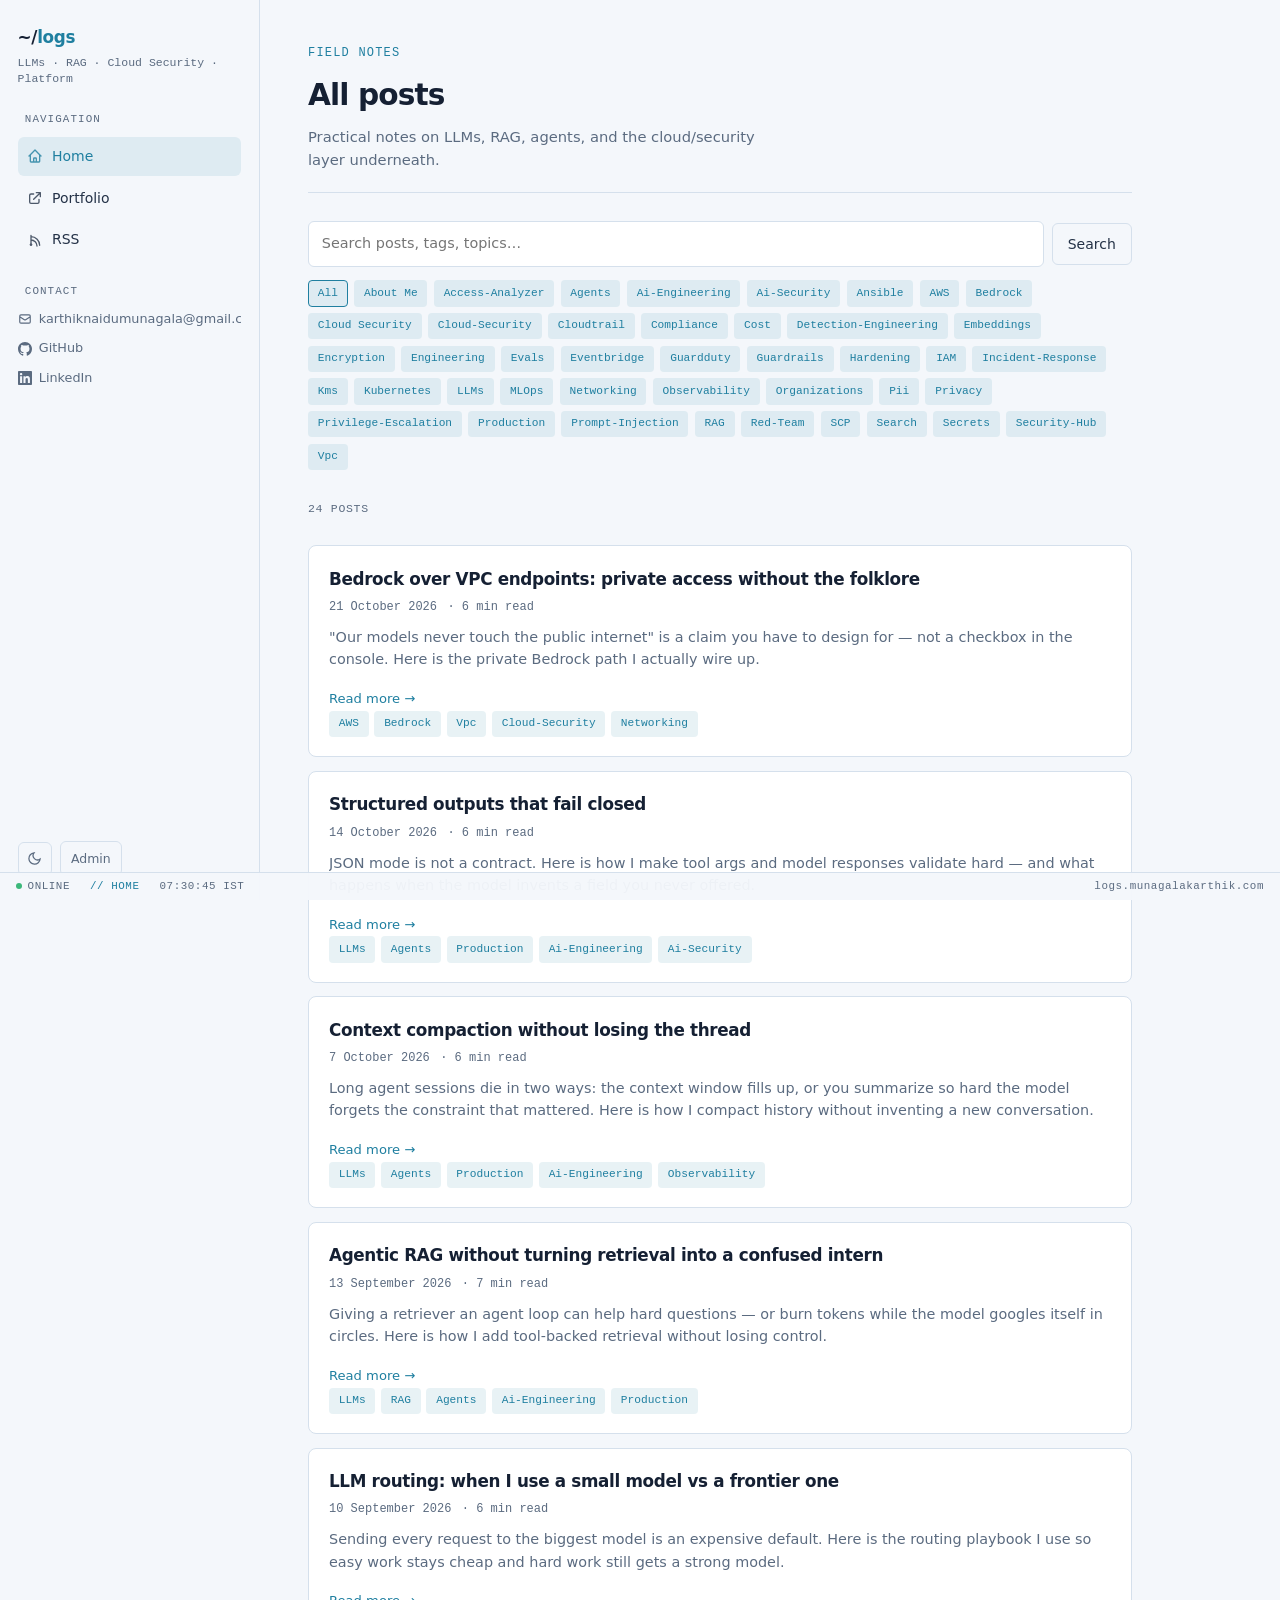
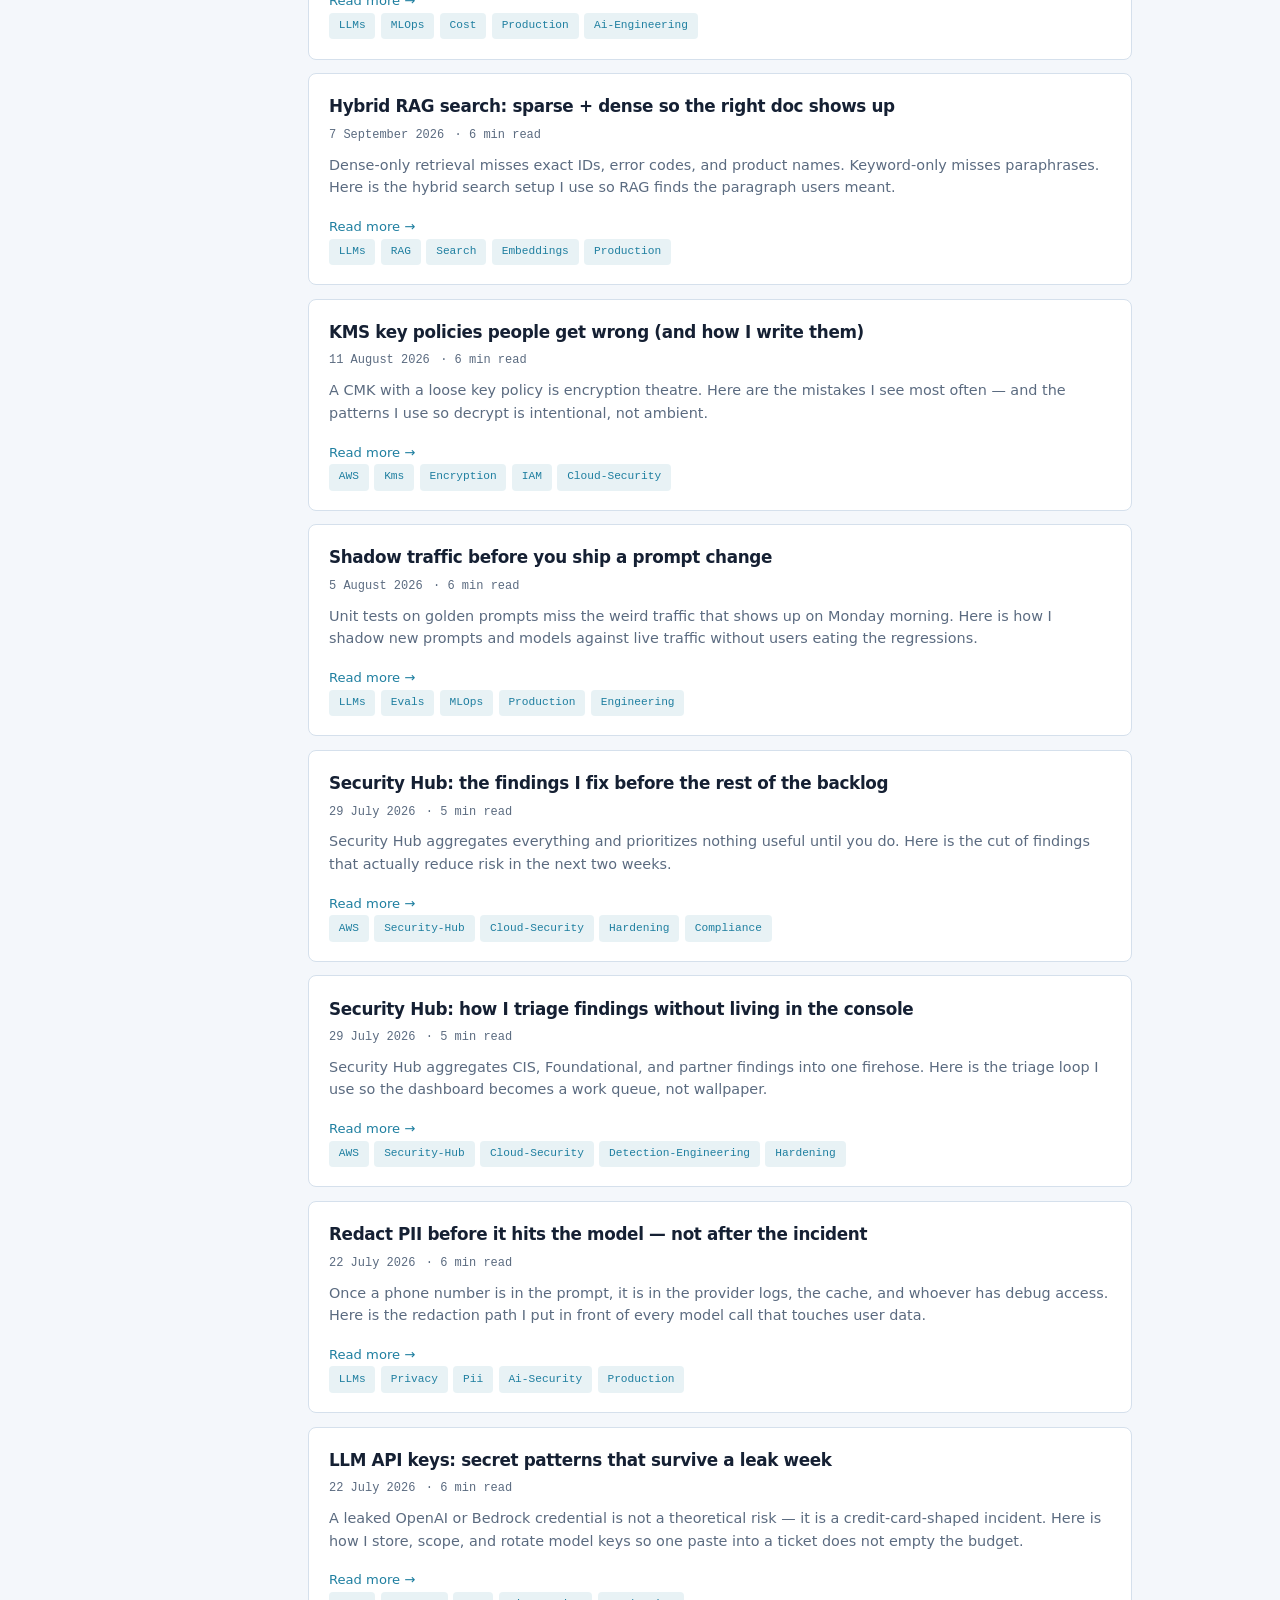
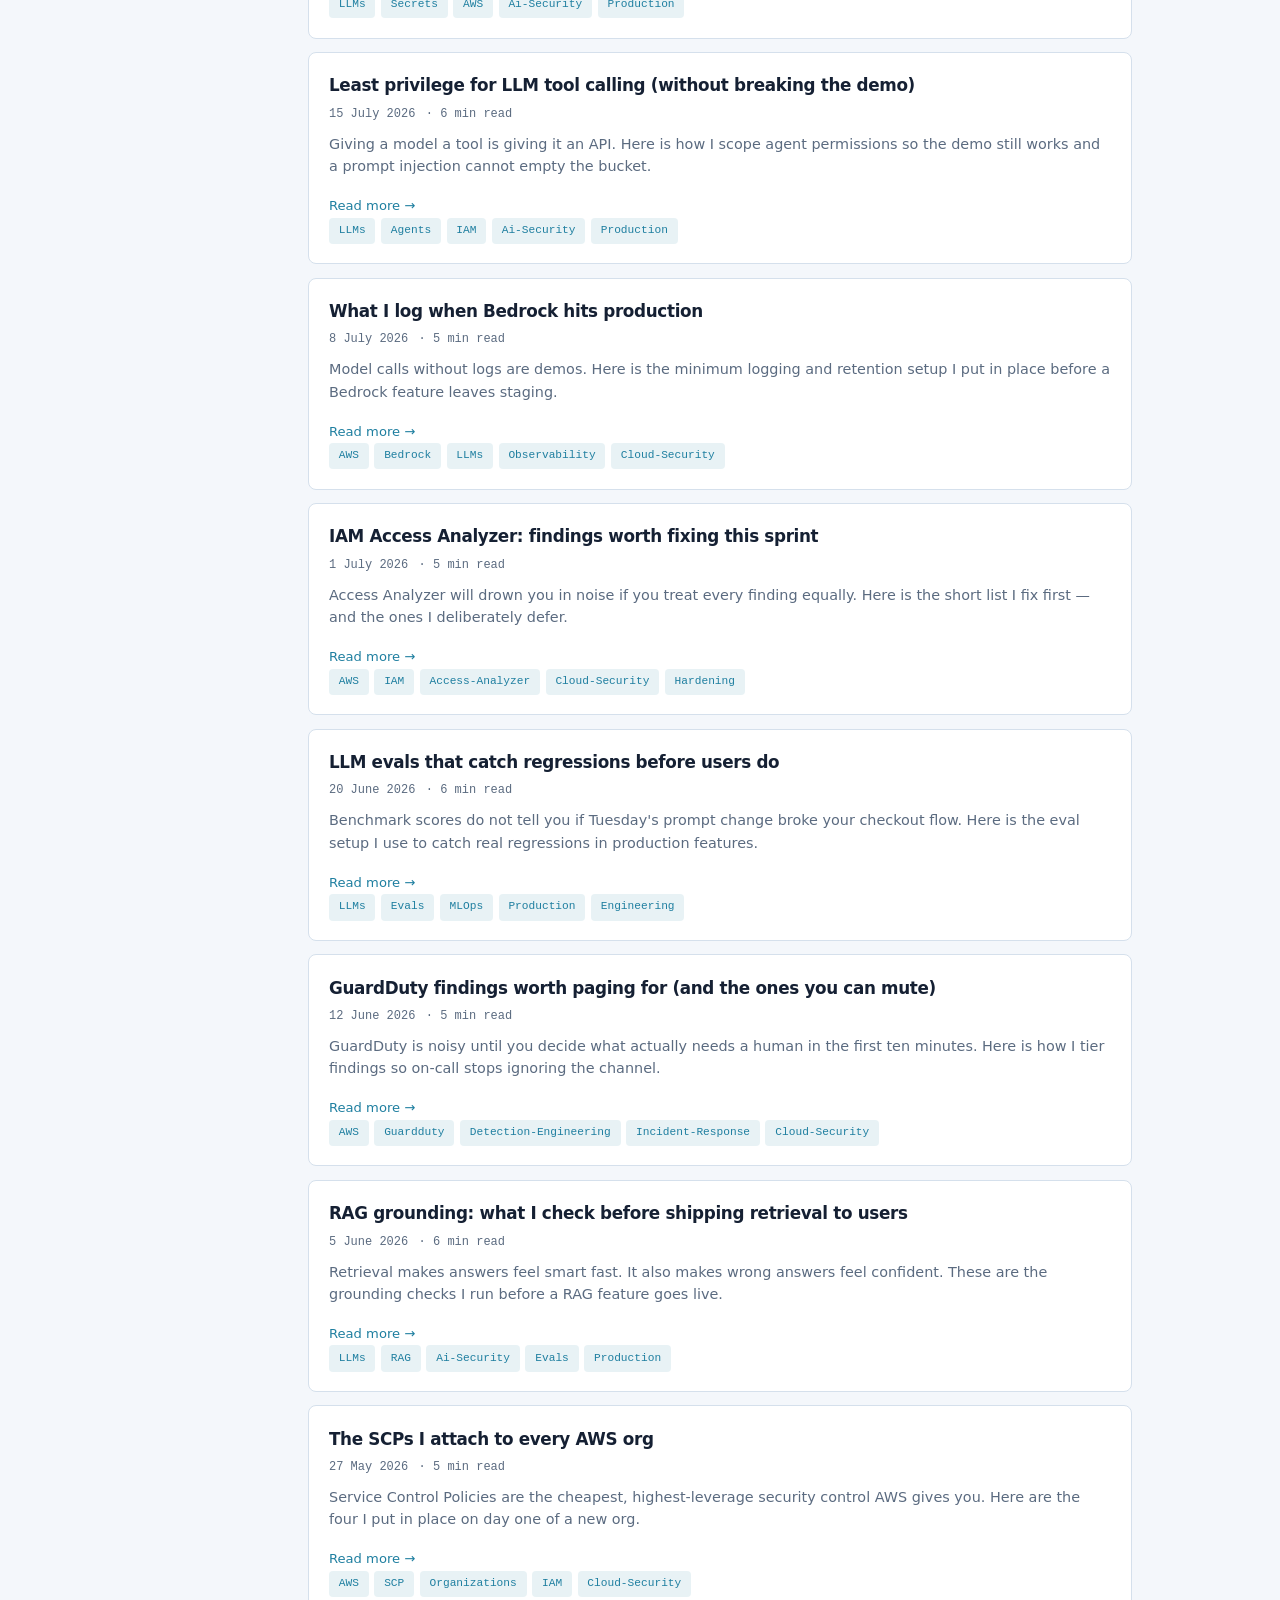
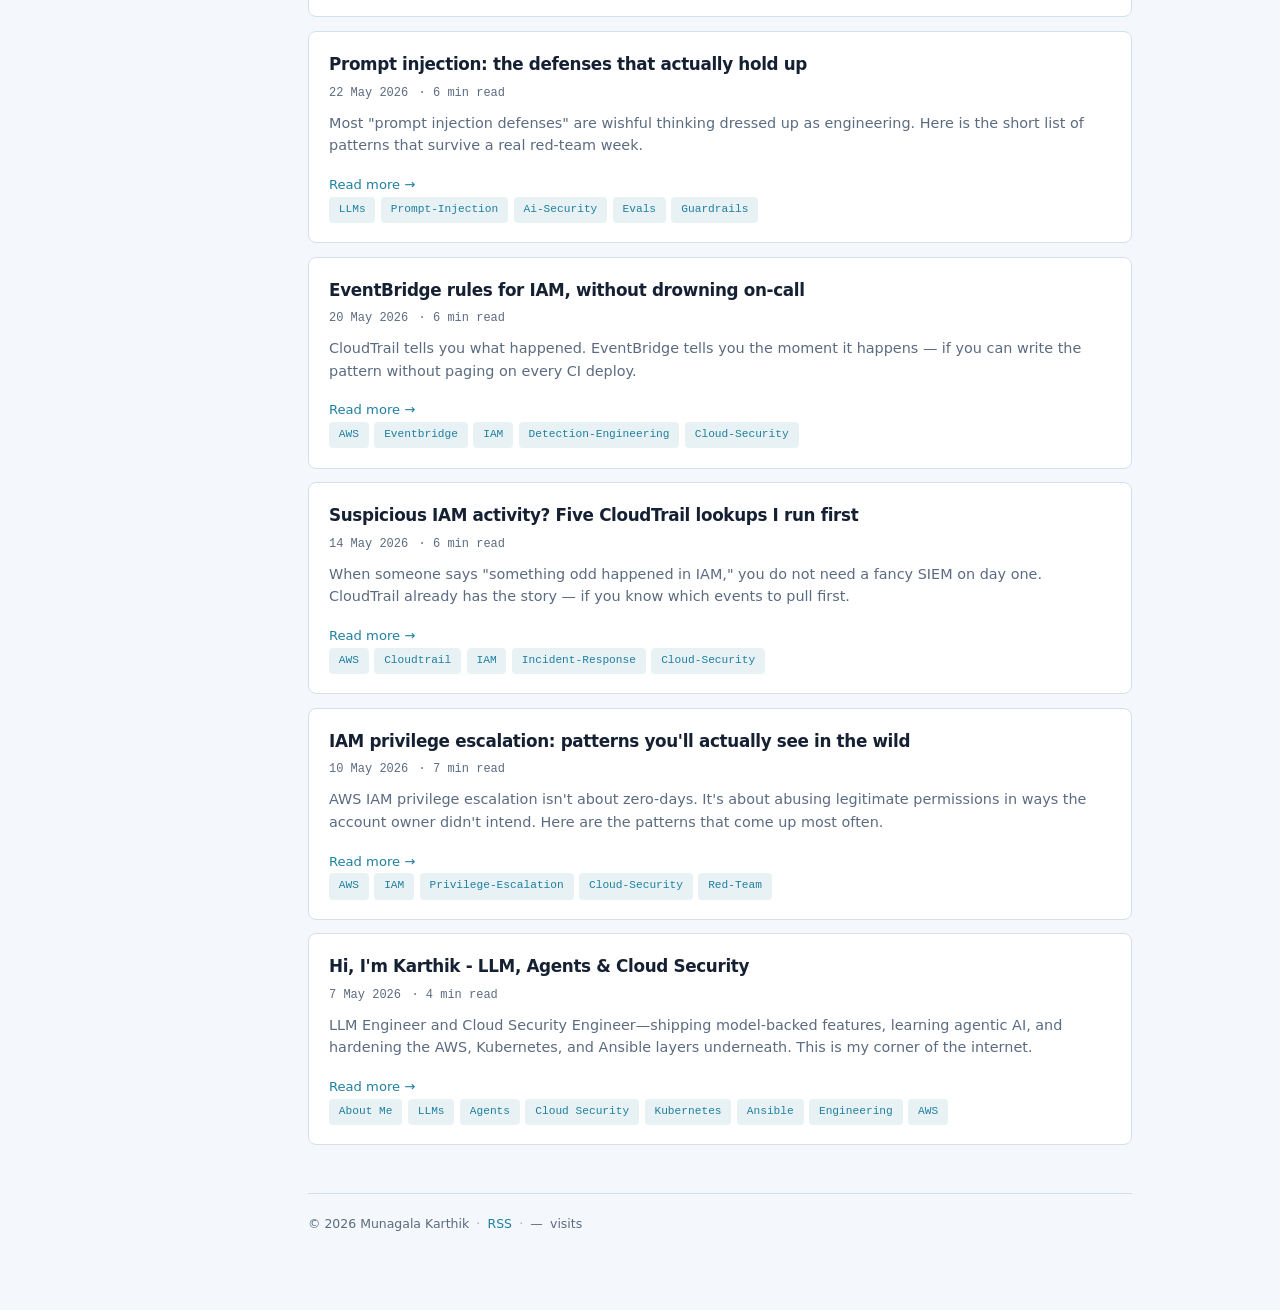
<file: html/index.html>
<!DOCTYPE html>
<html lang="en">
<head>
  <meta charset="UTF-8">
  <meta name="viewport" content="width=device-width, initial-scale=1.0">
  <meta http-equiv="Content-Security-Policy" content="default-src 'self'; script-src 'self' 'unsafe-inline' https://cdn.jsdelivr.net https://cdnjs.cloudflare.com; style-src 'self' 'unsafe-inline' https://fonts.googleapis.com https://cdnjs.cloudflare.com; font-src https://fonts.gstatic.com; img-src 'self' data: https:; connect-src 'self' https://api.counterapi.dev; object-src 'none'; base-uri 'self'; upgrade-insecure-requests">
  <title>logs — Munagala Karthik</title>
  <meta name="description" content="Notes on LLMs, agentic AI, RAG, cloud security, and platform automation by Munagala Karthik.">
  <meta property="og:title" content="logs — Munagala Karthik">
  <meta property="og:description" content="Notes on LLMs, agentic AI, RAG, cloud security, and platform automation.">
  <meta property="og:url" content="https://logs.munagalakarthik.com">
  <meta property="og:image" content="https://logs.munagalakarthik.com/og-card.png">
  <meta property="og:type" content="website">
  <meta name="twitter:card" content="summary_large_image">
  <meta name="theme-color" content="#0b1220">
  <link rel="canonical" href="https://logs.munagalakarthik.com/">
  <link rel="alternate" type="application/rss+xml" title="logs — Munagala Karthik" href="https://logs.munagalakarthik.com/feed.xml">
  <link rel="icon" type="image/svg+xml" href="favicon.svg">
  <link rel="preconnect" href="https://fonts.googleapis.com">
  <link rel="preconnect" href="https://fonts.gstatic.com" crossorigin>
  <link href="https://fonts.googleapis.com/css2?family=IBM+Plex+Mono:wght@400;500;600&family=IBM+Plex+Sans:wght@400;500;600;700&display=swap" rel="stylesheet">
  <link rel="stylesheet" href="style.css?v=5.0">
  <script>try{var t=localStorage.getItem('logs-theme');if(t==='light'||(!t&&matchMedia('(prefers-color-scheme: light)').matches))document.documentElement.setAttribute('data-theme','light')}catch(e){}</script>
</head>
<body>
  <a class="sr-only" href="#main">Skip to content</a>

  <nav class="sidebar" aria-label="Site">
    <div class="sidebar-logo">
      <div class="name">~/<span>logs</span></div>
      <div class="role">LLMs · RAG · Cloud Security · Platform</div>
    </div>

    <div>
      <span class="sidebar-section-label">Navigation</span>
      <div class="sidebar-nav">
        <a href="index.html" class="active">
          <svg width="16" height="16" fill="none" stroke="currentColor" viewBox="0 0 24 24" aria-hidden="true"><path stroke-linecap="round" stroke-linejoin="round" stroke-width="2" d="M3 12l2-2m0 0l7-7 7 7M5 10v10a1 1 0 001 1h3m10-11l2 2m-2-2v10a1 1 0 01-1 1h-3m-6 0a1 1 0 001-1v-4a1 1 0 011-1h2a1 1 0 011 1v4a1 1 0 001 1m-6 0h6"/></svg>
          Home
        </a>
        <a href="https://munagalakarthik.com" target="_blank" rel="noopener">
          <svg width="16" height="16" fill="none" stroke="currentColor" viewBox="0 0 24 24" aria-hidden="true"><path stroke-linecap="round" stroke-linejoin="round" stroke-width="2" d="M10 6H6a2 2 0 00-2 2v10a2 2 0 002 2h10a2 2 0 002-2v-4M14 4h6m0 0v6m0-6L10 14"/></svg>
          Portfolio
        </a>
        <a href="feed.xml">
          <svg width="16" height="16" fill="none" stroke="currentColor" viewBox="0 0 24 24" aria-hidden="true"><path stroke-linecap="round" stroke-linejoin="round" stroke-width="2" d="M6 5v14M6 12a9 9 0 019 9M6 7a13 13 0 0113 13"/><circle cx="6" cy="19" r="1.5" fill="currentColor"/></svg>
          RSS
        </a>
      </div>
    </div>

    <div>
      <span class="sidebar-section-label">Contact</span>
      <div class="sidebar-contacts">
        <a href="#" id="sidebar-email">
          <svg width="14" height="14" fill="none" stroke="currentColor" viewBox="0 0 24 24" aria-hidden="true"><path stroke-linecap="round" stroke-linejoin="round" stroke-width="2" d="M3 8l7.89 5.26a2 2 0 002.22 0L21 8M5 19h14a2 2 0 002-2V7a2 2 0 00-2-2H5a2 2 0 00-2 2v10a2 2 0 002 2z"/></svg>
          karthiknaidumunagala@gmail.com
        </a>
        <a href="https://github.com/Karthi-blip" target="_blank" rel="noopener">
          <svg width="14" height="14" fill="currentColor" viewBox="0 0 24 24" aria-hidden="true"><path d="M12 0C5.374 0 0 5.373 0 12c0 5.302 3.438 9.8 8.207 11.387.599.111.793-.261.793-.577v-2.234c-3.338.726-4.033-1.416-4.033-1.416-.546-1.387-1.333-1.756-1.333-1.756-1.089-.745.083-.729.083-.729 1.205.084 1.839 1.237 1.839 1.237 1.07 1.834 2.807 1.304 3.492.997.107-.775.418-1.305.762-1.604-2.665-.305-5.467-1.334-5.467-5.931 0-1.311.469-2.381 1.236-3.221-.124-.303-.535-1.524.117-3.176 0 0 1.008-.322 3.301 1.23A11.509 11.509 0 0112 5.803c1.02.005 2.047.138 3.006.404 2.291-1.552 3.297-1.23 3.297-1.23.653 1.653.242 2.874.118 3.176.77.84 1.235 1.911 1.235 3.221 0 4.609-2.807 5.624-5.479 5.921.43.372.823 1.102.823 2.222v3.293c0 .319.192.694.801.576C20.566 21.797 24 17.3 24 12c0-6.627-5.373-12-12-12z"/></svg>
          GitHub
        </a>
        <a href="https://www.linkedin.com/in/karthik-munagala-a05206230/" target="_blank" rel="noopener">
          <svg width="14" height="14" fill="currentColor" viewBox="0 0 24 24" aria-hidden="true"><path d="M20.447 20.452h-3.554v-5.569c0-1.328-.027-3.037-1.852-3.037-1.853 0-2.136 1.445-2.136 2.939v5.667H9.351V9h3.414v1.561h.046c.477-.9 1.637-1.85 3.37-1.85 3.601 0 4.267 2.37 4.267 5.455v6.286zM5.337 7.433c-1.144 0-2.063-.926-2.063-2.065 0-1.138.92-2.063 2.063-2.063 1.14 0 2.064.925 2.064 2.063 0 1.139-.925 2.065-2.064 2.065zm1.782 13.019H3.555V9h3.564v11.452zM22.225 0H1.771C.792 0 0 .774 0 1.729v20.542C0 23.227.792 24 1.771 24h20.451C23.2 24 24 23.227 24 22.271V1.729C24 .774 23.2 0 22.222 0h.003z"/></svg>
          LinkedIn
        </a>
      </div>
    </div>

    <div class="sidebar-footer">
      <button id="theme-toggle" class="theme-toggle" type="button" aria-label="Toggle theme">
        <svg class="icon-sun" viewBox="0 0 24 24" fill="none" stroke="currentColor" stroke-width="2" aria-hidden="true"><circle cx="12" cy="12" r="5"/><path d="M12 2v2M12 20v2M4.22 4.22l1.42 1.42M18.36 18.36l1.42 1.42M2 12h2M20 12h2M4.22 19.78l1.42-1.42M18.36 5.64l1.42-1.42"/></svg>
        <svg class="icon-moon" viewBox="0 0 24 24" fill="none" stroke="currentColor" stroke-width="2" aria-hidden="true"><path d="M21 12.79A9 9 0 1 1 11.21 3 7 7 0 0 0 21 12.79z"/></svg>
      </button>
      <a href="admin.html" class="admin-link">Admin</a>
    </div>
  </nav>

  <main class="main" id="main">
    <div class="page-header">
      <div class="hero-kicker">field notes</div>
      <h1>All posts</h1>
      <p>Practical notes on LLMs, RAG, agents, and the cloud/security layer underneath.</p>
    </div>

    <div id="posts-container" class="posts-list">
      <div class="empty-state">
        <h3>Loading posts…</h3>
        <p>Fetching the index.</p>
      </div>
    </div>

    <footer class="site-footer">
      <span>© <span id="footer-year">2026</span> Munagala Karthik</span>
      <span class="footer-dot">·</span>
      <a href="feed.xml">RSS</a>
      <span class="footer-dot">·</span>
      <span id="footer-visit-count">—</span> visits
    </footer>
  </main>

  <div class="status-bar" role="status">
    <div class="sb-item"><span class="dot" aria-hidden="true"></span> ONLINE</div>
    <div class="sb-item" id="status-section" style="color:var(--cyan)">// HOME</div>
    <div class="sb-item" id="status-clock">--:--:-- IST</div>
    <div class="sb-item" style="margin-left:auto">logs.munagalakarthik.com</div>
  </div>

  <div id="email-toast" style="display:none" aria-live="polite" role="status">
    <button class="t-close" id="email-toast-close" aria-label="Close" type="button">&times;</button>
    <div class="t-title">Email copied</div>
    <div class="t-msg"><span>karthiknaidumunagala@gmail.com</span> is in your clipboard.</div>
  </div>

  <script src="script.js?v=5.0"></script>
  <script>
    startClock();
    loadPosts();
    trackAndShowVisitors();
    const y = document.getElementById('footer-year');
    if (y) y.textContent = String(new Date().getFullYear());

    const emailBtn = document.getElementById('sidebar-email');
    const emailToast = document.getElementById('email-toast');
    const emailToastClose = document.getElementById('email-toast-close');
    const EMAIL = 'karthiknaidumunagala@gmail.com';
    let emailTimer = null;
    function showEmailToast() {
      clearTimeout(emailTimer);
      emailToast.style.display = 'block';
      emailTimer = setTimeout(() => { emailToast.style.display = 'none'; }, 3200);
    }
    if (emailBtn) {
      emailBtn.addEventListener('click', (e) => {
        e.preventDefault();
        if (navigator.clipboard?.writeText) {
          navigator.clipboard.writeText(EMAIL).then(showEmailToast).catch(() => { location.href = 'mailto:' + EMAIL; });
        } else location.href = 'mailto:' + EMAIL;
      });
    }
    if (emailToastClose) emailToastClose.addEventListener('click', () => { clearTimeout(emailTimer); emailToast.style.display = 'none'; });
  </script>
</body>
</html>
</file>
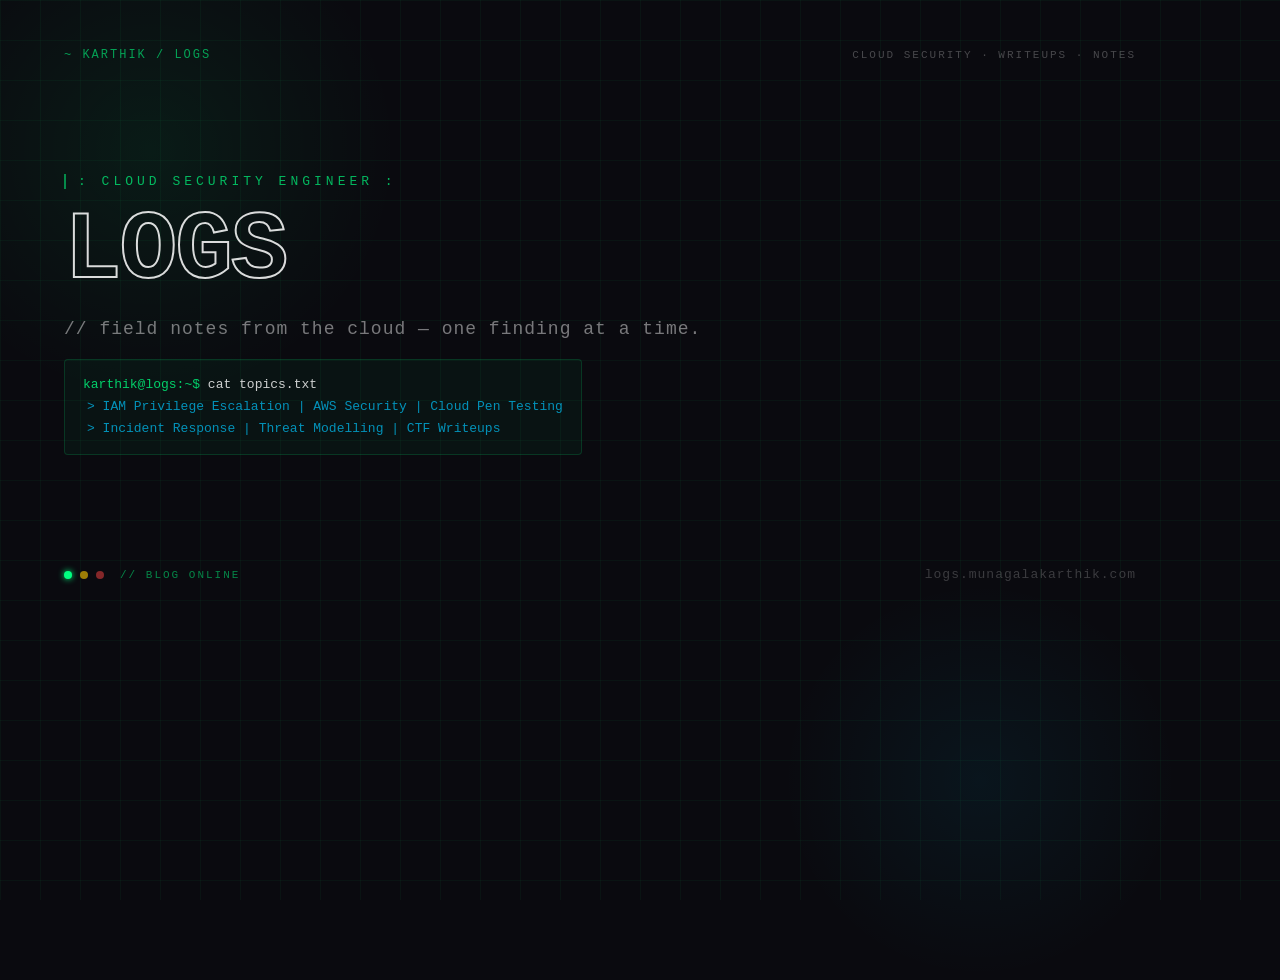
<file: og-card-template.html>
<!DOCTYPE html>
<html>
<head>
<meta charset="UTF-8">
<style>
  * { margin: 0; padding: 0; box-sizing: border-box; }

  body {
    width: 1200px;
    height: 630px;
    overflow: hidden;
    background: #0a0a0f;
    font-family: 'Courier New', monospace;
    color: #e0e0e0;
  }

  /* Grid background */
  .bg-grid {
    position: absolute;
    inset: 0;
    background-image:
      linear-gradient(rgba(0,255,128,0.04) 1px, transparent 1px),
      linear-gradient(90deg, rgba(0,255,128,0.04) 1px, transparent 1px);
    background-size: 40px 40px;
  }

  /* Glow blobs */
  .glow-1 {
    position: absolute;
    width: 500px; height: 500px;
    border-radius: 50%;
    background: radial-gradient(circle, rgba(0,255,128,0.07) 0%, transparent 70%);
    top: -100px; left: -100px;
  }
  .glow-2 {
    position: absolute;
    width: 400px; height: 400px;
    border-radius: 50%;
    background: radial-gradient(circle, rgba(0,200,255,0.06) 0%, transparent 70%);
    bottom: -80px; right: 100px;
  }

  .container {
    position: relative;
    width: 100%;
    height: 100%;
    padding: 48px 64px;
    display: flex;
    flex-direction: column;
    justify-content: space-between;
  }

  /* Top bar */
  .topbar {
    display: flex;
    justify-content: space-between;
    align-items: center;
    font-size: 12px;
    color: rgba(0,255,128,0.6);
    letter-spacing: 2px;
    text-transform: uppercase;
  }

  .topbar-right {
    color: rgba(255,255,255,0.25);
    font-size: 11px;
  }

  /* Main content */
  .main {
    flex: 1;
    display: flex;
    flex-direction: column;
    justify-content: center;
    gap: 20px;
  }

  .label {
    font-size: 13px;
    color: rgba(0,255,128,0.7);
    letter-spacing: 4px;
    text-transform: uppercase;
    border-left: 2px solid rgba(0,255,128,0.5);
    padding-left: 12px;
  }

  .title {
    font-family: 'Courier New', monospace;
    font-size: 96px;
    font-weight: 900;
    line-height: 0.9;
    letter-spacing: -2px;
    color: transparent;
    -webkit-text-stroke: 2px rgba(255,255,255,0.85);
    text-transform: uppercase;
  }

  .subtitle {
    font-size: 18px;
    color: rgba(255,255,255,0.45);
    letter-spacing: 1px;
    margin-top: 4px;
  }

  /* Terminal block */
  .terminal {
    background: rgba(0,255,128,0.04);
    border: 1px solid rgba(0,255,128,0.15);
    border-radius: 4px;
    padding: 14px 18px;
    width: fit-content;
  }

  .terminal-line {
    font-size: 13px;
    color: rgba(255,255,255,0.55);
    line-height: 1.7;
  }

  .terminal-line .prompt { color: rgba(0,255,128,0.8); }
  .terminal-line .cmd    { color: rgba(255,255,255,0.8); }
  .terminal-line .out    { color: rgba(0,200,255,0.7); padding-left: 4px; }

  /* Bottom bar */
  .bottombar {
    display: flex;
    justify-content: space-between;
    align-items: center;
  }

  .dots {
    display: flex;
    gap: 8px;
    align-items: center;
  }

  .dot {
    width: 8px; height: 8px;
    border-radius: 50%;
  }
  .dot-green  { background: #00ff80; box-shadow: 0 0 6px #00ff80; }
  .dot-yellow { background: #ffcc00; opacity: 0.6; }
  .dot-red    { background: #ff4444; opacity: 0.5; }

  .status-text {
    font-size: 11px;
    color: rgba(0,255,128,0.5);
    letter-spacing: 2px;
    text-transform: uppercase;
  }

  .url {
    font-size: 13px;
    color: rgba(255,255,255,0.2);
    letter-spacing: 1px;
  }
</style>
</head>
<body>
<div class="bg-grid"></div>
<div class="glow-1"></div>
<div class="glow-2"></div>

<div class="container">
  <div class="topbar">
    <span>~ karthik / logs</span>
    <span class="topbar-right">cloud security · writeups · notes</span>
  </div>

  <div class="main">
    <div class="label">: cloud security engineer :</div>
    <div class="title">LOGS</div>
    <div class="subtitle">// field notes from the cloud — one finding at a time.</div>

    <div class="terminal">
      <div class="terminal-line"><span class="prompt">karthik@logs:~$</span> <span class="cmd">cat topics.txt</span></div>
      <div class="terminal-line"><span class="out">> IAM Privilege Escalation | AWS Security | Cloud Pen Testing</span></div>
      <div class="terminal-line"><span class="out">> Incident Response | Threat Modelling | CTF Writeups</span></div>
    </div>
  </div>

  <div class="bottombar">
    <div class="dots">
      <div class="dot dot-green"></div>
      <div class="dot dot-yellow"></div>
      <div class="dot dot-red"></div>
      <span class="status-text" style="margin-left:8px;">// blog online</span>
    </div>
    <div class="url">logs.munagalakarthik.com</div>
  </div>
</div>
</body>
</html>
</file>
<file: html/style.css>
/* logs — infra console UI (aligned with portfolio) */

*,*::before,*::after{box-sizing:border-box;margin:0;padding:0}

:root{
  --bg:#0b1220;
  --bg2:#111a2b;
  --bg3:#172234;
  --surface:#141e30;
  --border:#243247;
  --border-strong:#31445e;
  --text:#e6edf5;
  --text-2:#c5d0de;
  --muted:#8b9bb0;
  --cyan:#3aa6c9;
  --cyan-dim:rgba(58,166,201,0.14);
  --green:#3cb87a;
  --amber:#c9a03a;
  --danger:#c95a6a;
  --tag-bg:rgba(58,166,201,0.1);
  --tag-text:#9fd8ea;
  --sans:"IBM Plex Sans",system-ui,sans-serif;
  --mono:"IBM Plex Mono",ui-monospace,monospace;
  --sidebar-w:260px;
  --radius:8px;
  --status-h:28px;
  /* admin aliases */
  --accent:var(--cyan);
  --accent-dim:var(--cyan-dim);
  --card-bg:var(--surface);
  --card-hover:var(--bg3);
}

[data-theme="light"]{
  --bg:#f4f7fb;
  --bg2:#eef3f8;
  --bg3:#e5edf5;
  --surface:#ffffff;
  --border:#d5e0ec;
  --border-strong:#b7c7d8;
  --text:#152033;
  --text-2:#243247;
  --muted:#5b6b80;
  --cyan:#1f7fa0;
  --cyan-dim:rgba(31,127,160,0.1);
  --tag-bg:rgba(31,127,160,0.1);
  --tag-text:#1f7fa0;
}

html{font-size:16px;scroll-behavior:smooth}
body{
  background:var(--bg);
  color:var(--text);
  font-family:var(--sans);
  line-height:1.6;
  min-height:100vh;
  padding-bottom:var(--status-h);
}
a{color:var(--cyan);text-decoration:none}
a:hover{text-decoration:underline}
img{max-width:100%;display:block}
::selection{background:var(--cyan-dim);color:var(--text)}
:focus-visible{outline:2px solid var(--cyan);outline-offset:2px}

.sr-only{
  position:absolute;width:1px;height:1px;padding:0;margin:-1px;
  overflow:hidden;clip:rect(0,0,0,0);white-space:nowrap;border:0;
}

/* ---- Sidebar ---- */
.sidebar{
  position:fixed;inset:0 auto 0 0;z-index:100;
  width:var(--sidebar-w);
  background:rgba(11,18,32,0.96);
  border-right:1px solid var(--border);
  padding:1.5rem 1.1rem;
  display:flex;flex-direction:column;gap:1.5rem;
  overflow-y:auto;
}
[data-theme="light"] .sidebar{background:rgba(244,247,251,0.96)}

.sidebar-logo .name{
  font-size:1.05rem;font-weight:650;letter-spacing:-0.02em;
}
.sidebar-logo .name span{color:var(--cyan)}
.sidebar-logo .role{
  margin-top:4px;
  font-family:var(--mono);font-size:0.72rem;color:var(--muted);line-height:1.4;
}

.sidebar-section-label{
  display:block;
  font-family:var(--mono);font-size:0.68rem;
  letter-spacing:0.1em;text-transform:uppercase;
  color:var(--muted);margin-bottom:0.55rem;padding:0 0.45rem;
}

.sidebar-nav{display:flex;flex-direction:column;gap:0.2rem}
.sidebar-nav a{
  display:flex;align-items:center;gap:0.55rem;
  padding:0.5rem 0.6rem;border-radius:6px;
  font-size:0.875rem;color:var(--text-2);
  transition:background .15s,color .15s;
}
.sidebar-nav a:hover,
.sidebar-nav a.active{
  background:var(--cyan-dim);color:var(--cyan);text-decoration:none;
}
.sidebar-nav svg{opacity:.8;flex-shrink:0}

.sidebar-contacts{display:flex;flex-direction:column;gap:0.55rem}
.sidebar-contacts a{
  display:flex;align-items:center;gap:0.45rem;
  font-size:0.8rem;color:var(--muted);
  overflow:hidden;text-overflow:ellipsis;white-space:nowrap;
}
.sidebar-contacts a:hover{color:var(--cyan);text-decoration:none}
.sidebar-contacts svg{flex-shrink:0}

.sidebar-footer{
  margin-top:auto;
  display:flex;align-items:center;gap:0.5rem;
}
.theme-toggle{
  width:34px;height:34px;
  border:1px solid var(--border);border-radius:6px;
  background:transparent;color:var(--muted);
  display:grid;place-items:center;cursor:pointer;
}
.theme-toggle:hover{border-color:var(--border-strong);color:var(--text)}
.theme-toggle svg{width:15px;height:15px}
.theme-toggle .icon-moon{display:none}
[data-theme="light"] .theme-toggle .icon-sun{display:none}
[data-theme="light"] .theme-toggle .icon-moon{display:block}

.admin-link{
  display:inline-flex;align-items:center;gap:0.4rem;
  padding:0.4rem 0.65rem;border-radius:6px;
  border:1px solid var(--border);font-size:0.78rem;color:var(--muted);
}
.admin-link:hover{border-color:var(--cyan);color:var(--cyan);text-decoration:none}

/* ---- Main ---- */
.main{
  margin-left:var(--sidebar-w);
  padding:2.75rem 3rem 3rem;
  max-width:920px;
  min-height:100vh;
}

.page-header{
  margin-bottom:1.75rem;padding-bottom:1.25rem;
  border-bottom:1px solid var(--border);
}
.page-header h1{
  font-size:clamp(1.5rem,2.4vw,1.85rem);
  font-weight:650;letter-spacing:-0.03em;
}
.page-header p{
  margin-top:0.35rem;font-size:0.92rem;color:var(--muted);max-width:52ch;
}

.hero-kicker{
  font-family:var(--mono);font-size:0.75rem;letter-spacing:0.1em;
  text-transform:uppercase;color:var(--cyan);margin-bottom:0.55rem;
}

/* ---- Toolbar / filters ---- */
.posts-toolbar{
  display:flex;flex-direction:column;gap:0.85rem;margin-bottom:1rem;
}
.posts-search{
  display:flex;gap:0.5rem;align-items:center;flex-wrap:wrap;
}
.posts-search input[type="search"]{
  flex:1;min-width:180px;
  background:var(--surface);border:1px solid var(--border);
  color:var(--text);border-radius:6px;padding:0.65rem 0.8rem;
  font:inherit;font-size:0.9rem;
}
.posts-search input:focus{
  outline:none;border-color:var(--cyan);
  box-shadow:0 0 0 3px var(--cyan-dim);
}
.tag-filter{display:flex;flex-wrap:wrap;gap:0.4rem}
.posts-results{
  font-family:var(--mono);font-size:0.72rem;
  letter-spacing:0.06em;text-transform:uppercase;color:var(--muted);
  margin-bottom:0.85rem;
}
.clear-filter{font-size:0.82rem;color:var(--muted)}

/* ---- Cards ---- */
.posts-list,.posts-list-inner{display:flex;flex-direction:column;gap:0.85rem}

.post-card{
  background:var(--surface);
  border:1px solid var(--border);
  border-radius:var(--radius);
  padding:1.2rem 1.25rem;
  transition:border-color .15s, transform .15s;
}
.post-card:hover{
  border-color:var(--border-strong);
  transform:translateY(-1px);
}
.post-card-main{display:block;color:inherit}
.post-card-main:hover{text-decoration:none}
.post-card-title{
  display:block;
  font-size:1.05rem;font-weight:600;letter-spacing:-0.02em;
  margin-bottom:0.35rem;
}
.post-card:hover .post-card-title{color:var(--cyan)}
.post-card-meta{
  display:flex;gap:0.65rem;flex-wrap:wrap;
  font-family:var(--mono);font-size:0.75rem;color:var(--muted);
  margin-bottom:0.55rem;
}
.post-card-excerpt{
  display:-webkit-box;
  -webkit-line-clamp:2;-webkit-box-orient:vertical;overflow:hidden;
  font-size:0.9rem;color:var(--muted);line-height:1.55;margin-bottom:0.75rem;
}
.read-more{
  display:inline-block;margin-top:0.35rem;
  font-size:0.82rem;color:var(--cyan);
}

.tags{display:flex;flex-wrap:wrap;gap:0.35rem}
.tag,.tag-link{
  font-family:var(--mono);font-size:0.7rem;
  padding:0.2rem 0.55rem;border-radius:4px;
  background:var(--tag-bg);color:var(--tag-text);
  border:1px solid transparent;
}
.tag-link:hover,.tag-link.active{
  border-color:var(--cyan);text-decoration:none;
}

.empty-state{text-align:center;padding:4rem 1rem;color:var(--muted)}
.empty-state h3{color:var(--text-2);margin-bottom:0.35rem}

/* ---- Buttons ---- */
.btn{
  display:inline-flex;align-items:center;gap:0.35rem;
  padding:0.55rem 0.95rem;border-radius:6px;
  border:1px solid transparent;cursor:pointer;
  font:inherit;font-size:0.875rem;font-weight:500;
}
.btn-primary{background:var(--cyan);color:#06212b}
.btn-primary:hover{filter:brightness(1.06)}
.btn-secondary{
  background:transparent;border-color:var(--border);color:var(--text-2);
}
.btn-secondary:hover{border-color:var(--cyan);color:var(--cyan)}

/* ---- Post page ---- */
.back-link{
  display:inline-flex;align-items:center;gap:0.35rem;
  font-size:0.85rem;color:var(--muted);margin-bottom:1.5rem;
}
.back-link:hover{color:var(--cyan);text-decoration:none}

.post-header{
  margin-bottom:2rem;padding-bottom:1.25rem;border-bottom:1px solid var(--border);
}
.post-title{
  font-size:clamp(1.6rem,3vw,2rem);font-weight:650;
  letter-spacing:-0.03em;line-height:1.2;margin-bottom:0.85rem;
}
.post-meta{
  display:flex;flex-wrap:wrap;gap:0.75rem;align-items:center;
  font-family:var(--mono);font-size:0.8rem;color:var(--muted);
}

.post-content{
  font-size:1.02rem;line-height:1.8;color:var(--text-2);
}
.post-content h1,.post-content h2,.post-content h3,.post-content h4{
  color:var(--text);font-weight:600;margin:2rem 0 0.75rem;line-height:1.3;
}
.post-content h2{
  font-size:1.25rem;border-bottom:1px solid var(--border);padding-bottom:0.4rem;
}
.post-content p{margin-bottom:1.15rem}
.post-content code{
  font-family:var(--mono);font-size:0.875em;
  background:var(--bg3);border:1px solid var(--border);
  padding:0.12em 0.4em;border-radius:4px;color:var(--text);
}
.post-content pre{
  position:relative;
  background:#0a101a;border:1px solid var(--border);border-radius:var(--radius);
  padding:1.1rem 1.2rem;overflow-x:auto;margin-bottom:1.2rem;
}
[data-theme="light"] .post-content pre{background:#eef3f8}
.post-content pre code{background:none;border:none;padding:0}
.copy-code{
  position:absolute;top:0.55rem;right:0.55rem;
  background:var(--surface);color:var(--muted);
  border:1px solid var(--border);border-radius:5px;
  padding:0.2rem 0.5rem;font:inherit;font-size:0.7rem;cursor:pointer;opacity:0;
}
.post-content pre:hover .copy-code,.copy-code:focus-visible{opacity:1}
.post-content blockquote{
  border-left:3px solid var(--cyan);padding:0.5rem 1rem;margin:1.2rem 0;
  color:var(--muted);background:var(--surface);border-radius:0 6px 6px 0;
}
.post-content ul,.post-content ol{padding-left:1.4rem;margin-bottom:1.15rem}
.post-content li{margin-bottom:0.3rem}
.post-content hr{border:none;border-top:1px solid var(--border);margin:2rem 0}
.post-content table{width:100%;border-collapse:collapse;margin-bottom:1.2rem;font-size:0.9rem}
.post-content th,.post-content td{border:1px solid var(--border);padding:0.55rem 0.7rem;text-align:left}
.post-content th{background:var(--surface)}

.post-nav{margin-top:2.5rem;padding-top:1.4rem;border-top:1px solid var(--border)}
.post-nav-pair,.related-grid{
  display:grid;grid-template-columns:repeat(2,minmax(0,1fr));gap:0.85rem;
}
.related-posts{margin-top:1.4rem}
.related-posts h2{
  font-family:var(--mono);font-size:0.72rem;letter-spacing:0.08em;
  text-transform:uppercase;color:var(--muted);margin-bottom:0.7rem;
}
.related-grid{grid-template-columns:repeat(3,minmax(0,1fr))}
.post-nav-card{
  display:flex;flex-direction:column;gap:0.25rem;
  background:var(--surface);border:1px solid var(--border);
  border-radius:var(--radius);padding:0.95rem;color:var(--text-2);
}
.post-nav-card:hover{border-color:var(--cyan);text-decoration:none}
.post-nav-card span,.post-nav-card small{color:var(--muted);font-size:0.72rem}
.post-nav-card strong{color:var(--text);line-height:1.35}

/* ---- Footer / status ---- */
.site-footer,.footer{
  margin-top:3rem;padding-top:1.25rem;border-top:1px solid var(--border);
  display:flex;flex-wrap:wrap;gap:0.45rem;align-items:center;
  font-size:0.78rem;color:var(--muted);
}
.footer-dot{opacity:.5}
.status-bar{
  position:fixed;left:0;right:0;bottom:0;z-index:200;
  height:var(--status-h);
  display:flex;align-items:center;gap:1.25rem;
  padding:0 1rem;
  background:rgba(11,18,32,0.96);
  border-top:1px solid var(--border);
  font-family:var(--mono);font-size:0.68rem;letter-spacing:0.05em;color:var(--muted);
}
[data-theme="light"] .status-bar{background:rgba(244,247,251,0.96)}
.sb-item{display:flex;align-items:center;gap:0.35rem;white-space:nowrap}
.sb-item .dot{
  width:6px;height:6px;border-radius:50%;background:var(--green);
  display:inline-block;
}

/* ---- Toast ---- */
#email-toast{
  position:fixed;right:1.1rem;bottom:calc(var(--status-h) + 0.85rem);z-index:300;
  width:min(340px, calc(100vw - 2rem));
  background:var(--surface);border:1px solid var(--border);
  border-radius:var(--radius);padding:1rem 1.1rem;
  box-shadow:0 12px 40px rgba(0,0,0,.35);
}
#email-toast .t-title{font-weight:600;margin-bottom:0.25rem}
#email-toast .t-msg{font-size:0.85rem;color:var(--muted)}
#email-toast .t-msg span{color:var(--cyan)}
#email-toast .t-close{
  position:absolute;top:0.55rem;right:0.7rem;
  border:none;background:transparent;color:var(--muted);cursor:pointer;font-size:1.1rem;
}

/* ---- Admin leftovers (kept minimal) ---- */
.auth-overlay{
  position:fixed;inset:0;z-index:999;
  background:rgba(5,10,18,.82);
  display:flex;align-items:center;justify-content:center;
}
.auth-card{
  position:relative;
  width:min(380px,100%);background:var(--bg2);
  border:1px solid var(--border);border-radius:var(--radius);padding:1.5rem;
}
.auth-card h2{margin-bottom:0.35rem;font-size:1.2rem}
.auth-card p{color:var(--muted);font-size:0.9rem;margin-bottom:1rem}
.form-group{display:flex;flex-direction:column;gap:0.35rem;margin-bottom:0.9rem}
.form-group label{font-size:0.82rem;color:var(--muted)}
input[type="text"],input[type="password"],input[type="date"],textarea{
  background:var(--bg);border:1px solid var(--border);color:var(--text);
  padding:0.6rem 0.75rem;border-radius:6px;font:inherit;width:100%;
}
textarea.code-editor{font-family:var(--mono);min-height:420px;resize:vertical}

/* ---- Responsive ---- */
@media (max-width: 900px){
  .main{padding:2rem}
  .related-grid{grid-template-columns:1fr 1fr}
}
@media (max-width: 768px){
  .sidebar{
    position:static;width:100%;height:auto;
    border-right:none;border-bottom:1px solid var(--border);
    flex-direction:row;flex-wrap:wrap;align-items:center;gap:1rem;padding:1rem;
  }
  .sidebar-footer{margin-top:0}
  .main{margin-left:0;padding:1.35rem 1.1rem 2.5rem;max-width:100%}
  .post-nav-pair,.related-grid{grid-template-columns:1fr}
  .status-bar{gap:0.75rem;overflow-x:auto}
}
@media (prefers-reduced-motion: reduce){
  html{scroll-behavior:auto}
  .post-card:hover{transform:none}
}
@media print{
  .sidebar,.status-bar,.theme-toggle,.copy-code{display:none!important}
  .main{margin:0;max-width:none;padding:0}
  body{background:#fff;color:#111}
}
</file>
